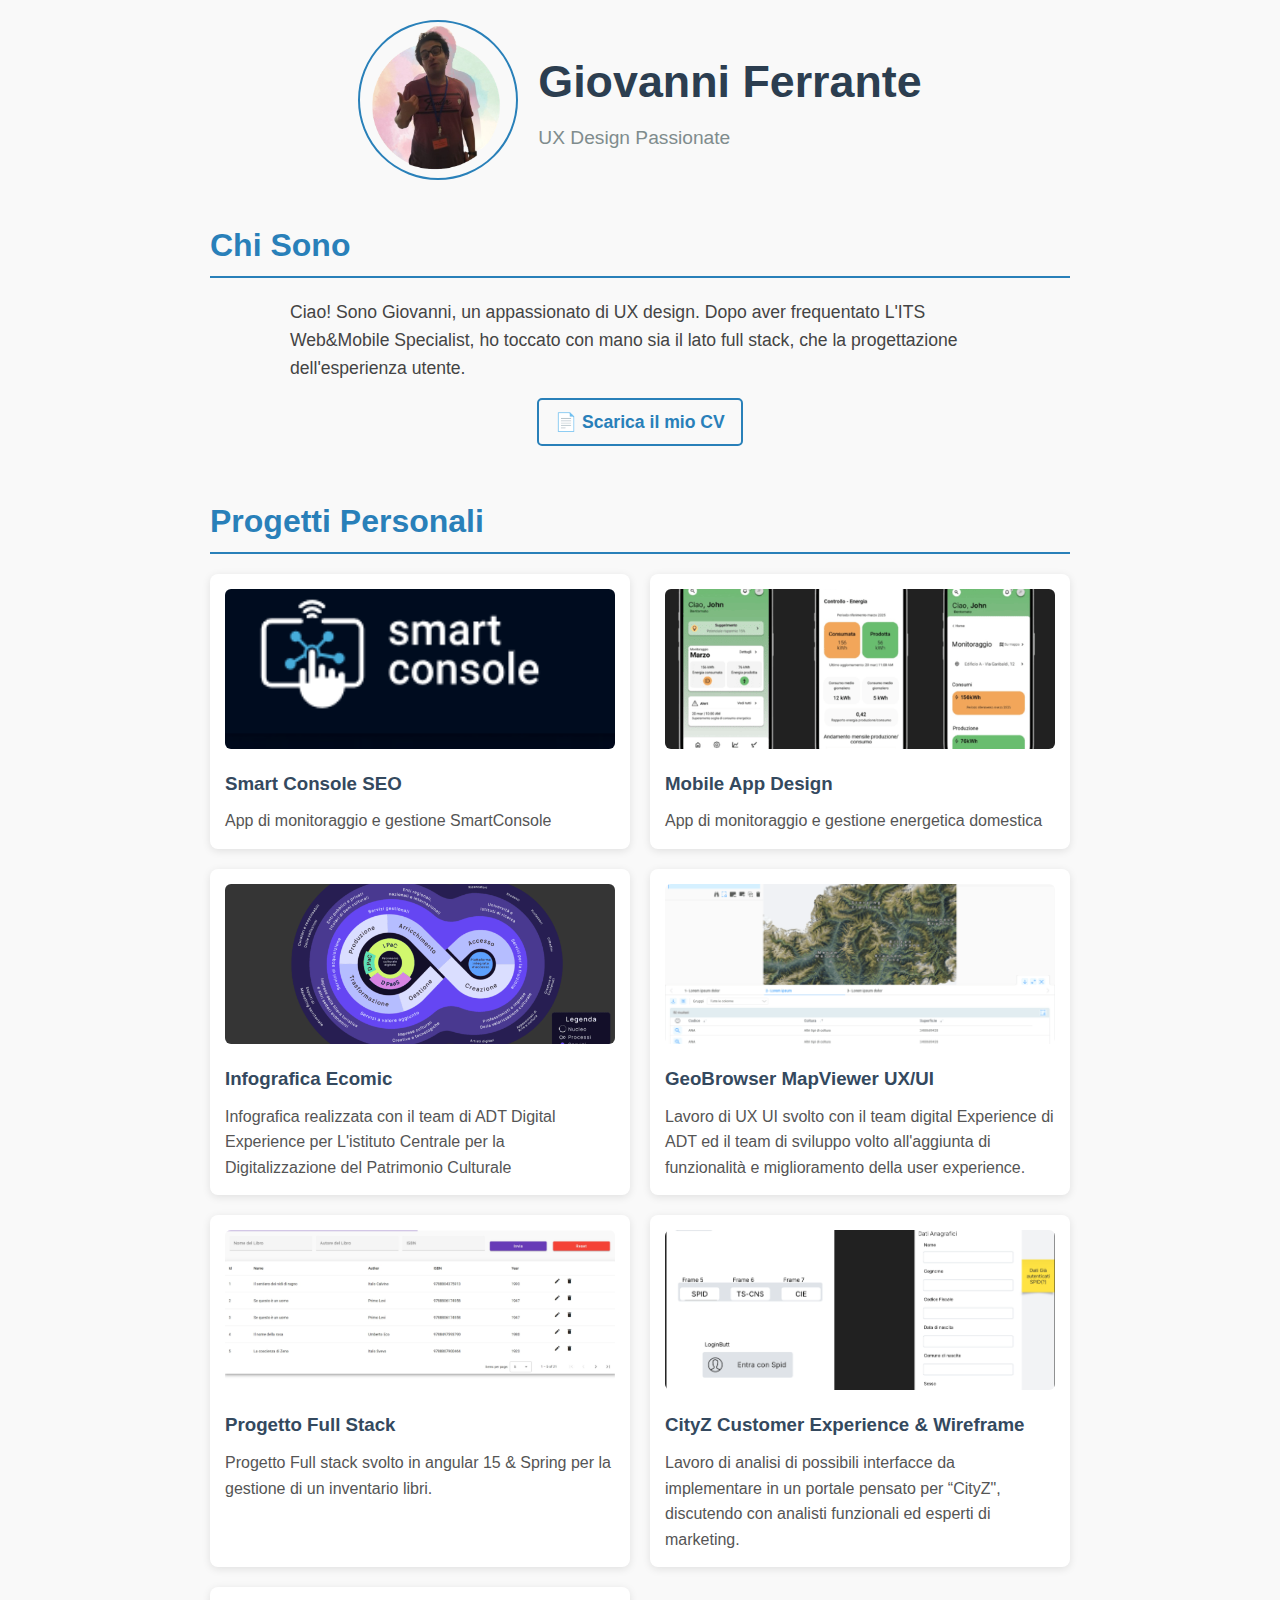
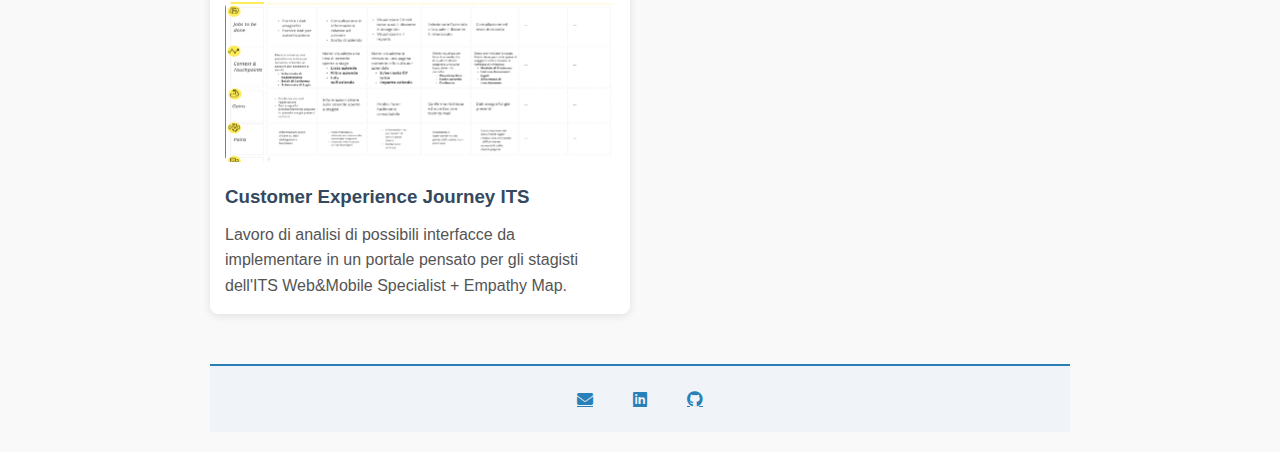
<file: index.html>
<!DOCTYPE html>
<html lang="it">
  <head>
    <meta charset="UTF-8" />
    <meta name="viewport" content="width=device-width, initial-scale=1" />
    <title>Portfolio UX Designer - Giovanni Ferrante</title>
    <link rel="stylesheet" href="style.css" />
    <link
      rel="stylesheet"
      href="https://cdnjs.cloudflare.com/ajax/libs/font-awesome/6.4.0/css/all.min.css"
    />
  </head>
  <body>
    <header>
      <div class="header-container">
        <img
          src="assets/Propic.png"
          alt="Foto profilo Giovanni"
          class="profile-pic"
        />
        <div class="header-text">
          <h1>Giovanni Ferrante</h1>
          <p>UX Design Passionate</p>
        </div>
      </div>
    </header>

    <section id="about">
      <h2>Chi Sono</h2>
      <p>
        Ciao! Sono Giovanni, un appassionato di UX design. Dopo aver frequentato
        L'ITS Web&Mobile Specialist, ho toccato con mano sia il lato full stack,
        che la progettazione dell'esperienza utente.
      </p>
      <div class="cv-link">
        <a
          href="assets/Pdf/GiovanniFerranteCV_compressed.pdf"
          target="_blank"
          rel="noopener noreferrer"
          >📄 Scarica il mio CV</a
        >
      </div>
    </section>

    <section id="projects">
      <h2>Progetti Personali</h2>
      <div class="project-list">
        <a href="Pages/SmartConsole.html" class="project">
          <img src="assets/SmartConsole (2).png" alt="Task Manager Preview" />
          <h3>Smart Console SEO</h3>
          <p>App di monitoraggio e gestione SmartConsole</p>
        </a>
        <a href="Pages/MobileDesignApp.html" class="project">
          <img src="assets/MobileDesignApp.png" alt="Task Manager Preview" />
          <h3>Mobile App Design</h3>
          <p>App di monitoraggio e gestione energetica domestica</p>
        </a>
        <a href="Pages/Moebius.html" target="_blank" class="project">
          <img
            src="assets/nastronuovaprova .png"
            alt="Redesign Sito E-commerce Preview"
          />
          <h3>Infografica Ecomic</h3>
          <p>
            Infografica realizzata con il team di ADT Digital Experience per
            L'istituto Centrale per la Digitalizzazione del Patrimonio Culturale
          </p>
        </a>
        <a href="Pages/GeoBrowser.html" class="project">
          <img
            src="assets/tabellaGeoBrowser.png"
            alt="Portfolio Interattivo Preview"
          />
          <h3>GeoBrowser MapViewer UX/UI</h3>
          <p>
            Lavoro di UX UI svolto con il team digital Experience di ADT ed il
            team di sviluppo volto all'aggiunta di funzionalità e miglioramento
            della user experience.
          </p>
        </a>
        <a href="Pages/FullStack.html" class="project">
          <img
            src="assets/FullStackProject.png"
            alt="Portfolio Interattivo Preview"
          />
          <h3>Progetto Full Stack</h3>
          <p>
            Progetto Full stack svolto in angular 15 & Spring per la gestione di
            un inventario libri.
          </p>
        </a>
        <a href="Pages/CityZ.html" class="project">
          <img
            src="assets/WireframesCityZ.png"
            alt="Portfolio Interattivo Preview"
          />
          <h3>CityZ Customer Experience & Wireframe</h3>
          <p>
            Lavoro di analisi di possibili interfacce da implementare in un
            portale pensato per “CityZ", discutendo con analisti funzionali ed
            esperti di marketing.
          </p>
        </a>
        <a href="Pages/CustomerExp.html" class="project">
          <img
            src="assets/CustomerExp.png"
            alt="Portfolio Interattivo Preview"
          />
          <h3>Customer Experience Journey ITS</h3>
          <p>
            Lavoro di analisi di possibili interfacce da implementare in un
            portale pensato per gli stagisti dell'ITS Web&Mobile Specialist +
            Empathy Map.
          </p>
        </a>
      </div>
    </section>
  </body>
  <footer>
    <div class="contact-icons">
      <a href="mailto:gferranteits@gmail.com" aria-label="Email" title="Email">
        <i class="fas fa-envelope"></i>
      </a>
      <a
        href="https://www.linkedin.com/in/giovanni-f-5664372b5?utm_source=share&utm_campaign=share_via&utm_content=profile&utm_medium=android_app"
        target="_blank"
        rel="noopener noreferrer"
        aria-label="LinkedIn"
        title="LinkedIn"
      >
        <i class="fab fa-linkedin"></i>
      </a>
      <a
        href="https://github.com/giovax0Fail"
        target="_blank"
        rel="noopener noreferrer"
        aria-label="GitHub"
        title="GitHub"
      >
        <i class="fab fa-github"></i>
      </a>
    </div>
  </footer>
</html>
</file>
<file: style.css>
/* Reset base */
* {
  margin: 0; 
  padding: 0; 
  box-sizing: border-box;
  font-family: 'Segoe UI', Tahoma, Geneva, Verdana, sans-serif;
}

body {
  background: #f9f9f9;
  color: #333;
  line-height: 1.6;
  padding: 20px;
  max-width: 900px;
  margin: auto;
}

/* Header */
header {
  margin-bottom: 40px;
}

.header-container {
  display: flex;
  align-items: center;
  justify-content: center;
  gap: 20px;
}

.profile-pic {
  width: 160px;
  height: 160px;
  border-radius: 50%;
  object-fit: cover;
  border: 2px solid #2980b9;
}

.header-text h1 {
  font-size: 2.8rem;
  color: #2c3e50;
  margin-bottom: 5px;
}

.header-text p {
  font-size: 1.2rem;
  color: #7f8c8d;
}

/* Sections */
section {
  margin-bottom: 50px;
}

section h2 {
  font-size: 2rem;
  margin-bottom: 20px;
  border-bottom: 2px solid #2980b9;
  padding-bottom: 5px;
  color: #2980b9;
}

/* About */
#about p {
  font-size: 1.1rem;
  max-width: 700px;
  margin: auto;
  color: #444;
}

/* Projects */
.project-list {
  display: grid;
  grid-template-columns: repeat(auto-fit, minmax(280px, 1fr));
  gap: 20px;
}

.project {
  display: block;
  background: white;
  border-radius: 8px;
  padding: 15px;
  box-shadow: 0 2px 8px rgba(0,0,0,0.1);
  transition: box-shadow 0.3s ease, transform 0.2s ease;
  color: inherit;
  text-decoration: none;
}

.project:hover {
  box-shadow: 0 6px 15px rgba(0,0,0,0.15);
  transform: translateY(-5px);
}

.project img {
  width: 100%;
  height: 160px;
  border-radius: 6px;
  object-fit: cover;
  margin-bottom: 12px;
}

.project h3 {
  margin-bottom: 10px;
  color: #34495e;
}

.project p {
  color: #555;
  font-size: 1rem;
}

/* Contact form */
#contact form {
  max-width: 500px;
  margin: auto;
  background: white;
  padding: 20px;
  border-radius: 8px;
  box-shadow: 0 2px 10px rgba(0,0,0,0.1);
}

#contact label {
  display: block;
  margin-bottom: 6px;
  font-weight: 600;
  color: #2c3e50;
}

#contact input, 
#contact textarea {
  width: 100%;
  padding: 10px;
  margin-bottom: 15px;
  border: 1px solid #ccc;
  border-radius: 4px;
  font-size: 1rem;
  font-family: inherit;
}

#contact button {
  background-color: #2980b9;
  color: white;
  padding: 12px 20px;
  border: none;
  border-radius: 5px;
  font-size: 1.1rem;
  cursor: pointer;
  transition: background-color 0.3s ease;
}

#contact button:hover {
  background-color: #1f618d;
}

/* Responsive */
@media (max-width: 600px) {
  body {
    padding: 15px;
  }

  header h1 {
    font-size: 2rem;
  }

  section h2 {
    font-size: 1.5rem;
  }
}

.cv-link {
  margin-top: 15px;
  text-align: center;
}

.cv-link a {
  color: #2980b9;
  font-weight: 600;
  text-decoration: none;
  font-size: 1.1rem;
  border: 2px solid #2980b9;
  padding: 8px 16px;
  border-radius: 5px;
  display: inline-block;
  transition: background-color 0.3s ease, color 0.3s ease;
}

.cv-link a:hover {
  background-color: #2980b9;
  color: white;
}

footer {
  padding: 25px 0;
  text-align: center;
  background-color: #f0f4f8;
  border-top: 2px solid #2980b9;
}

.contact-icons {
  display: flex;
  justify-content: center;
  gap: 40px;
}

.contact-icons a {
  color: #2980b9;
  transition: color 0.3s ease;
  display: inline-flex;
  align-items: center;
  justify-content: center;
}

.contact-icons a:hover,
.contact-icons a:focus {
  color: #1f618d;
  outline: none;
  transform: scale(1.1);
  transition: transform 0.3s ease, color 0.3s ease;
}

.contact-icons svg {
  width: 28px;
  height: 28px;
  fill: currentColor;
}
</file>
